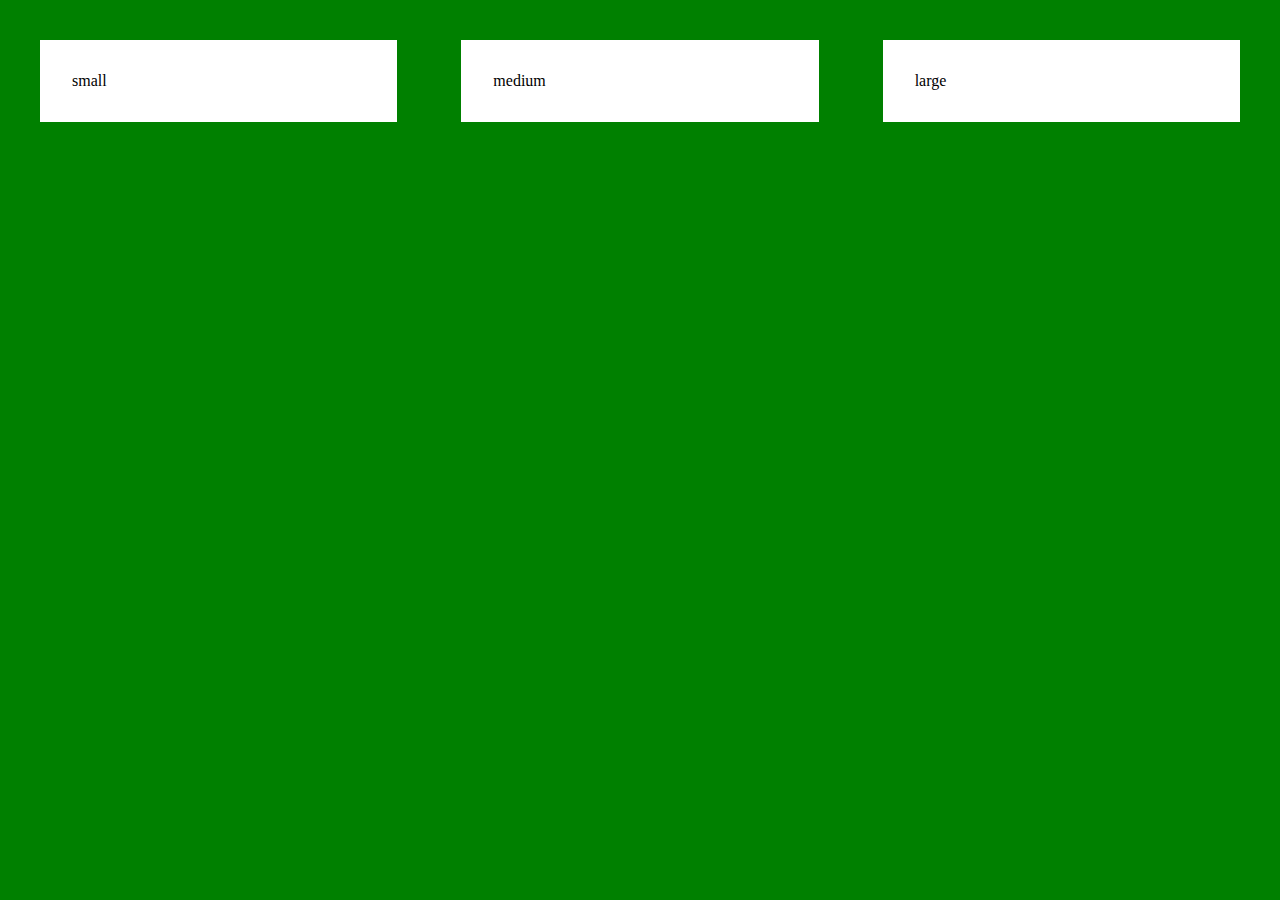
<file: responsive/index.html>
<!DOCTYPE html>
<html lang="en">
<head>
	<meta charset="UTF-8">
	<meta http-equiv="X-UA-Compatible" content="IE=edge">
	<link rel="stylesheet" href="assets/css/style.css">
	<meta name="viewport" content="width=device-width, initial-scale=1.0">
	<title>Document</title>
</head>
<body>
	<div id="small">small</div>
	<div id="medium">medium</div>
	<div id="large">large</div>
</body>
</html>
</file>
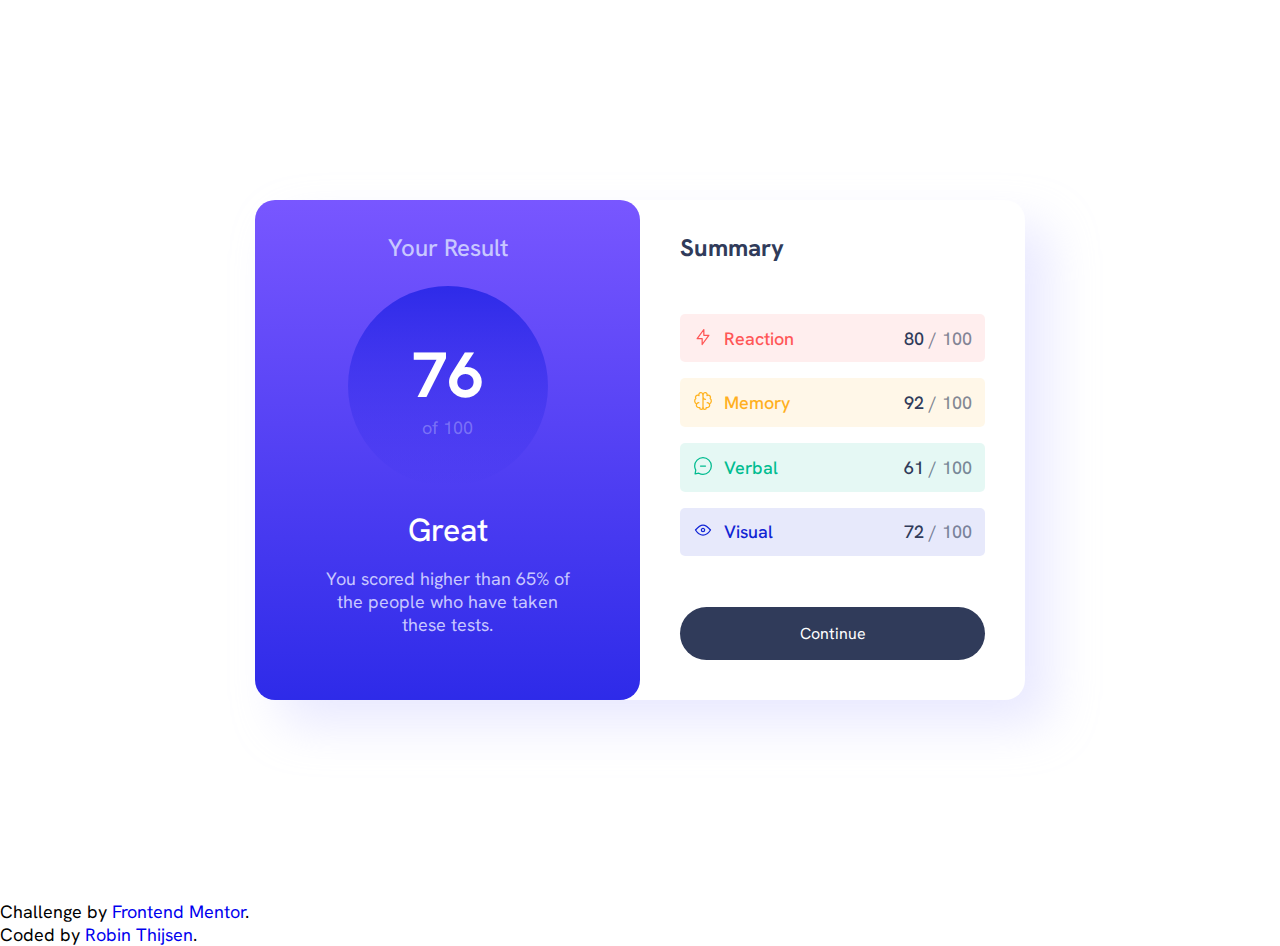
<file: results-summary-component-main/index.html>
<!DOCTYPE html>
<html lang="en">
<head>
  <meta charset="UTF-8">
  <meta name="viewport" content="width=device-width, initial-scale=1.0">
  <link rel="icon" type="image/png" sizes="32x32" href="./assets/images/favicon-32x32.png">
  <link rel="stylesheet" type="text/css" href="style.css">
  <title>Frontend Mentor | Results summary component</title>
</head>
<body>
  <!-- main is the container of our section: where we have "Your Result" and "Summary" parts -->
  <main>
    <!-- section is the container of our report summary -->
    <section>
      <!-- div.containers is the container of our "Your Result" part -->
      <div class="containers">
        <h2>Your Result</h2>
        <!-- div.score is the circle with "76 of 100" -->
        <div class="score">
          <p>76</p>
          <p>of 100</p>
        </div>
        <!-- div.containers-child is the h1 and paragraph below our circle -->
        <div class="containers-child">
          <h1>Great</h1>
          <p>You scored higher than 65% of the people who have taken these tests.</p>
        </div>
      </div>
      <!-- div.containers2 is the container of our "Summary" part -->
      <div class="containers2">
        <h2>Summary</h2>
        <!-- div.pourcentages is the container of the reaction, memory, verbal and visual report -->
        <div class="pourcentages">
          <!-- Reaction block report value -->
          <div>
            <div>
              <svg xmlns="http://www.w3.org/2000/svg" width="20" height="20" fill="none" viewBox="0 0 20 20"><path stroke="#F55" stroke-linecap="round" stroke-linejoin="round" stroke-width="1.25" d="M10.833 8.333V2.5l-6.666 9.167h5V17.5l6.666-9.167h-5Z"/></svg>
              <p>Reaction</p>
            </div>
            <p><em>80</em> / 100</p>
          </div>
          <!-- memory block report value -->
          <div>
            <div>
              <svg xmlns="http://www.w3.org/2000/svg" width="20" height="20" fill="none" viewBox="0 0 20 20"><path stroke="#FFB21E" stroke-linecap="round" stroke-linejoin="round" stroke-width="1.25" d="M5.833 11.667a2.5 2.5 0 1 0 .834 4.858"/><path stroke="#FFB21E" stroke-linecap="round" stroke-linejoin="round" stroke-width="1.25" d="M3.553 13.004a3.333 3.333 0 0 1-.728-5.53m.025-.067a2.083 2.083 0 0 1 2.983-2.824m.199.054A2.083 2.083 0 1 1 10 3.75v12.917a1.667 1.667 0 0 1-3.333 0M10 5.833a2.5 2.5 0 0 0 2.5 2.5m1.667 3.334a2.5 2.5 0 1 1-.834 4.858"/><path stroke="#FFB21E" stroke-linecap="round" stroke-linejoin="round" stroke-width="1.25" d="M16.447 13.004a3.334 3.334 0 0 0 .728-5.53m-.025-.067a2.083 2.083 0 0 0-2.983-2.824M10 3.75a2.085 2.085 0 0 1 2.538-2.033 2.084 2.084 0 0 1 1.43 2.92m-.635 12.03a1.667 1.667 0 0 1-3.333 0"/></svg>
              <p>Memory</p>
            </div>
            <p><em>92</em> / 100</p>
          </div>
          <!-- verbal block report value -->
          <div>
            <div>
              <svg xmlns="http://www.w3.org/2000/svg" width="20" height="20" fill="none" viewBox="0 0 20 20"><path stroke="#00BB8F" stroke-linecap="round" stroke-linejoin="round" stroke-width="1.25" d="M7.5 10h5M10 18.333A8.333 8.333 0 1 0 1.667 10c0 1.518.406 2.942 1.115 4.167l-.699 3.75 3.75-.699A8.295 8.295 0 0 0 10 18.333Z"/></svg>
              <p>Verbal</p>
            </div>
            <p><em>61</em> / 100</p>
          </div>
          <!-- visual block report value -->
          <div>
            <div>
              <svg xmlns="http://www.w3.org/2000/svg" width="20" height="20" fill="none" viewBox="0 0 20 20"><path stroke="#1125D6" stroke-linecap="round" stroke-linejoin="round" stroke-width="1.25" d="M10 11.667a1.667 1.667 0 1 0 0-3.334 1.667 1.667 0 0 0 0 3.334Z"/><path stroke="#1125D6" stroke-linecap="round" stroke-linejoin="round" stroke-width="1.25" d="M17.5 10c-1.574 2.492-4.402 5-7.5 5s-5.926-2.508-7.5-5C4.416 7.632 6.66 5 10 5s5.584 2.632 7.5 5Z"/></svg>
              <p>Visual</p>
            </div>
            <p><em>72</em> / 100</p>
          </div>
        </div>
        <!-- our "Continue"'s button -->
        <a href="#">Continue</a>
      </div>
    </section>
  </main>
  <!-- Link in the footer of the frontend mentor's profil of author and frontend mentor -->
  <footer>
    <p>Challenge by <a href="https://www.frontendmentor.io?ref=challenge" target="_blank">Frontend Mentor</a>.</p>
    <p>Coded by <a href="https://www.frontendmentor.io/profile/RobinThijsen" target="_blank">Robin Thijsen</a>.</p>
  </footer>
</body>
</html>
</file>
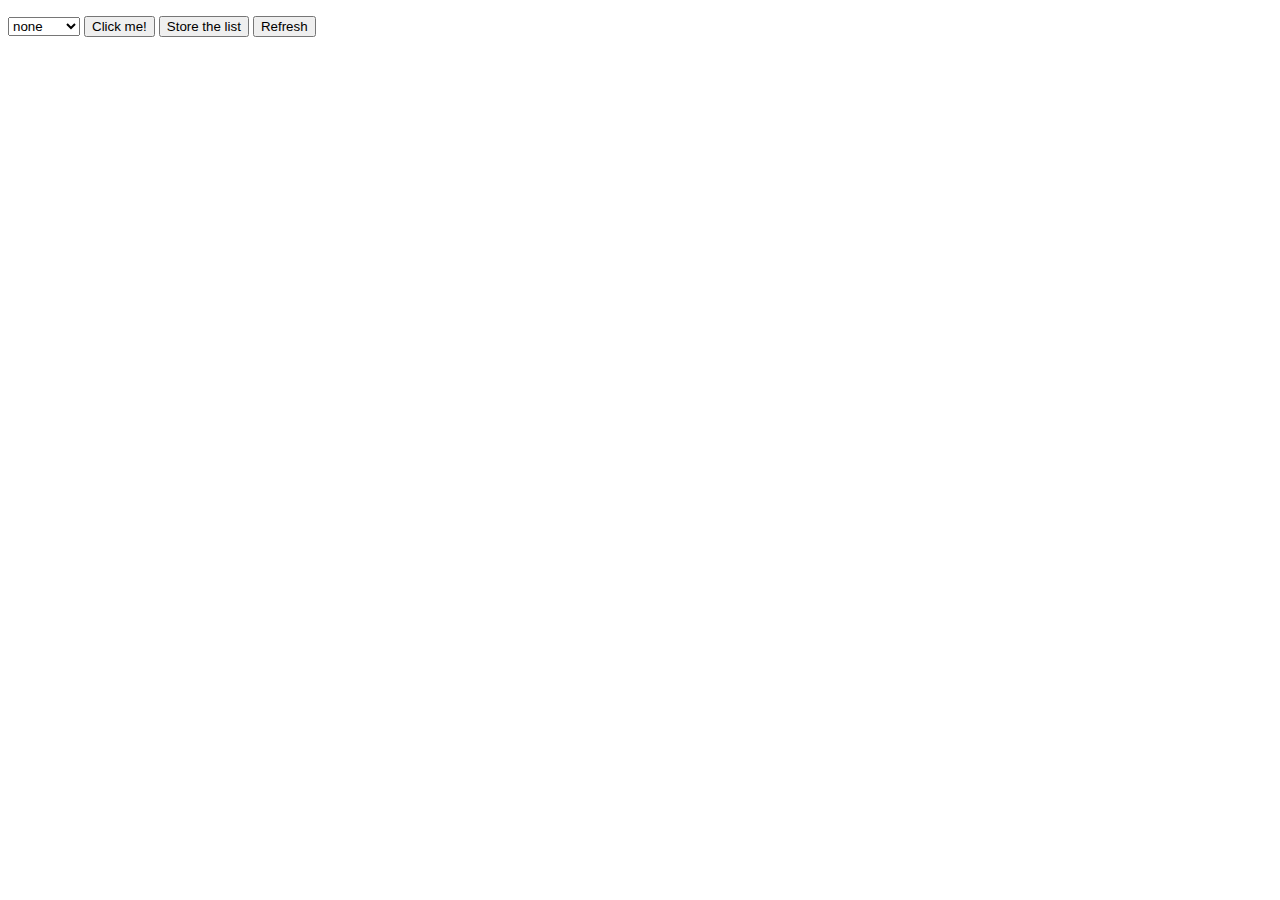
<file: asynchronous-01/ex2/index.html>
<!DOCTYPE html>
<html lang="en">
	<head>
		<title>ex2</title>
		<meta charset="UTF-8">
		<meta name="viewport" content="width=device-width, initial-scale=1">
		<!-- <link href="css/style.css" rel="stylesheet"> -->
	</head>
	<body>
		<ul>
		</ul>
		<select>
			<option value="undefined">none</option>
			<option value="animal">animal</option>
			<option value="career">career</option>
			<option value="celebrity">celebrity</option>
			<option value="dev">dev</option>
			<option value="explicit">explicit</option>
			<option value="fashion">fashion</option>
			<option value="food">food</option>
			<option value="history">history</option>
			<option value="money">money</option>
			<option value="music">music</option>
			<option value="political">political</option>
			<option value="religion">religion</option>
			<option value="science">science</option>
			<option value="sport">sport</option>
			<option value="travel">travel</option>
		</select>
		<button id="click" type="submit">Click me!</button>
		<button id="store" type="submit">Store the list</button>
		<button id="refresh" type="submit">Refresh</button>
		<script src="script.js"></script>
	</body>
</html>
</file>
<file: responsive/assets/css/style.css>
@media screen and (max-width:410px) {
	body {
		display: flex!important;
		flex-direction: column;
		background: red;
	}
}
@media screen and (min-width:410px) and (max-width: 768px) {
	body {
		grid-template-columns: 1fr 1fr 1fr;
		grid-template-rows: 1fr 1fr;
		background: blue;
	}
	body div:first-child {
		grid-column: 1 / 3;
	}
	body div:nth-child(3) {
		grid-column: 1 / span 4;
	}
}
@media screen and (min-width: 768px) {
	body {
		grid-template-columns: 1fr 1fr 1fr;
		background: green;
	}
}
div {
	margin: 2em;
	padding: 2em;
	background: white;
}
body {
	display: grid;
}
</file>
<file: results-summary-component-main/style.css>
/* import font from google */
@import url('https://fonts.googleapis.com/css2?family=Hanken+Grotesk:wght@500;700;800&display=swap');

/* variable color */
:root {
	/* PRIMARY COLOR */
	--blue: hsl(234, 85%, 45%);
	--green: hsl(166, 100%, 37%);
	--yellow: hsl(39, 100%, 56%);
	--light-red: hsl(0, 100%, 67%);
	
	/* GRADIENT COLOR */
	--gradient-1-1-blue: hsl(252, 100%, 67%);
	--gradient-1-2-blue: hsl(241, 81%, 54%);
	
	--gradient-2-1-blue: hsla(256, 72%, 46%, 1);
	--gradient-2-2-blue: hsla(241, 72%, 46%, 0);
	
	/* NEUTRAL COLOR */
	--white: #ffffff;
	--pale-blue: hsl(221, 100%, 96%);
	--light-lavender: hsl(241, 100%, 89%);
	--dark-gray-blue: hsl(224, 30%, 27%);
}
/* properties for every element */
* {
	margin: 0;
	padding: 0;
	box-sizing: border-box;
	font-family: 'Hanken Grotesk', sans-serif;
}
/* change style of values of summary's pourcentages */
em {
	font-style: normal;
	color: var(--dark-gray-blue);
}
/* disable underline on a element */
a {
	text-decoration: none;
}
/* change size of paragraphe */
p {
	font-size: 18px;
}
body {
	background: var(--white);
	width: 100vw;
	min-height: 100vh;
	display: flex;
	flex-direction: column;
}
main {
	width: 100%;
	height: 100vh;
	display: flex;
	align-items: center;
	justify-content: center;
}
section {
	width: 770px;
	height: 500px;
	box-shadow: 25px 25px 3em hsla(241, 100%, 89%, 0.4);
	border-radius: 20px;
	display: flex;
}
div.containers {
	width: 50%;
	border-radius: 20px;
	background: linear-gradient(to top, var(--gradient-1-2-blue), var(--gradient-1-1-blue));
	display: flex;
	flex-direction: column;
	align-items: center;
	justify-content: space-between;
	text-align: center;
	padding: 4em;
	padding-top: 2em;
	color: var(--white);
}
div.containers h2, div.containers-child h1 {
	font-weight: 500;
}
div.containers h2 {
	color: var(--light-lavender);
}
div.containers div.score {
	width: 200px;
	aspect-ratio: 1/1;
	background: linear-gradient(to bottom, var(--gradient-1-2-blue), var(--gradient-2-2-blue));
	border-radius: 100px;
	display: flex;
	flex-direction: column;
	align-items: center;
	justify-content: center;
}
div.containers div.score p:first-child {
	font-size: 4em;
	font-weight: 700;
}
div.containers div.score p:last-child {
	color: hsla(241, 100%, 89%, 0.4);
}
div.containers div.containers-child {
	display: flex;
	flex-direction: column;
	gap: 1em;
}
div.containers div.containers-child p {
	color: var(--light-lavender);
}
div.containers2 {
	width: 50%;
	display: flex;
	flex-direction: column;
	justify-content: space-between;
	gap: 2em;
	padding: 2.5em;
	padding-top: 2em;
}
div.containers2 h2 {
	color: var(--dark-gray-blue);
}
/*
Reaction, Memory, Verbal and Visual style
*/
div.containers2 div.pourcentages {
	width: 100%;
	display: flex;
	flex-direction: column;
	gap: 1em;
	font-weight: 700;
}
div.containers2 div.pourcentages>div {
	width: 100%;
	display: flex;
	flex-direction: row;
	align-items: center;
	justify-content: space-between;
	padding: 0.8em;
	font-weight: 500;
	border-radius: 5px;
}
div.containers2 div.pourcentages p {
	color: hsla(224, 30%, 27%, 0.6);
}
div.containers2 div.pourcentages>div div {
	display: flex;
	gap: 0.7em;
}
/**/


/* 
SPECIFY COLOR FOR EACH TYPE (REACTION, MEMORY, VERBAL, VISUAL) 
- background
- color

*/
div.containers2 div.pourcentages>div:nth-child(1) {
	background: hsla(0, 100%, 67%, 0.1);
}
div.containers2 div.pourcentages>div:nth-child(1) div p {
	color: var(--light-red);
}
div.containers2 div.pourcentages>div:nth-child(2) {
	background: hsla(39, 100%, 56%, 0.1);
}
div.containers2 div.pourcentages>div:nth-child(2) div p {
	color: var(--yellow);
}
div.containers2 div.pourcentages>div:nth-child(3) {
	background: hsla(166, 100%, 37%, 0.1);
}
div.containers2 div.pourcentages>div:nth-child(3) div p {
	color: var(--green);
}
div.containers2 div.pourcentages>div:nth-child(4) {
	background: hsla(234, 85%, 45%, 0.1);
}
div.containers2 div.pourcentages>div:nth-child(4) div p {
	color: var(--blue);
}
/**/

/* BUTTON */
div.containers2 a {
	width: 100%;
	padding: 1em 0;
	background: var(--dark-gray-blue);
	color: var(--white);
	text-align: center;
	border-radius: 50px;
}
div.containers2 a:hover, div.containers2 a:active {
	background: linear-gradient(to top, var(--gradient-1-2-blue), var(--gradient-1-1-blue));
}
/**/

@media screen and (max-width:800px) {
	section {
		width: 100%;
		height: 0;
		min-height: 100vh;
		flex-direction: column;
	}
	div.containers, div.containers2 {
		width: 100%;
		min-height: 50vh;
	}
	div.containers {
		border-radius: 0 0 20px 20px;
	}
	div.containers2 {
		align-items: center;
		justify-content: center;
	}
}
</file>
